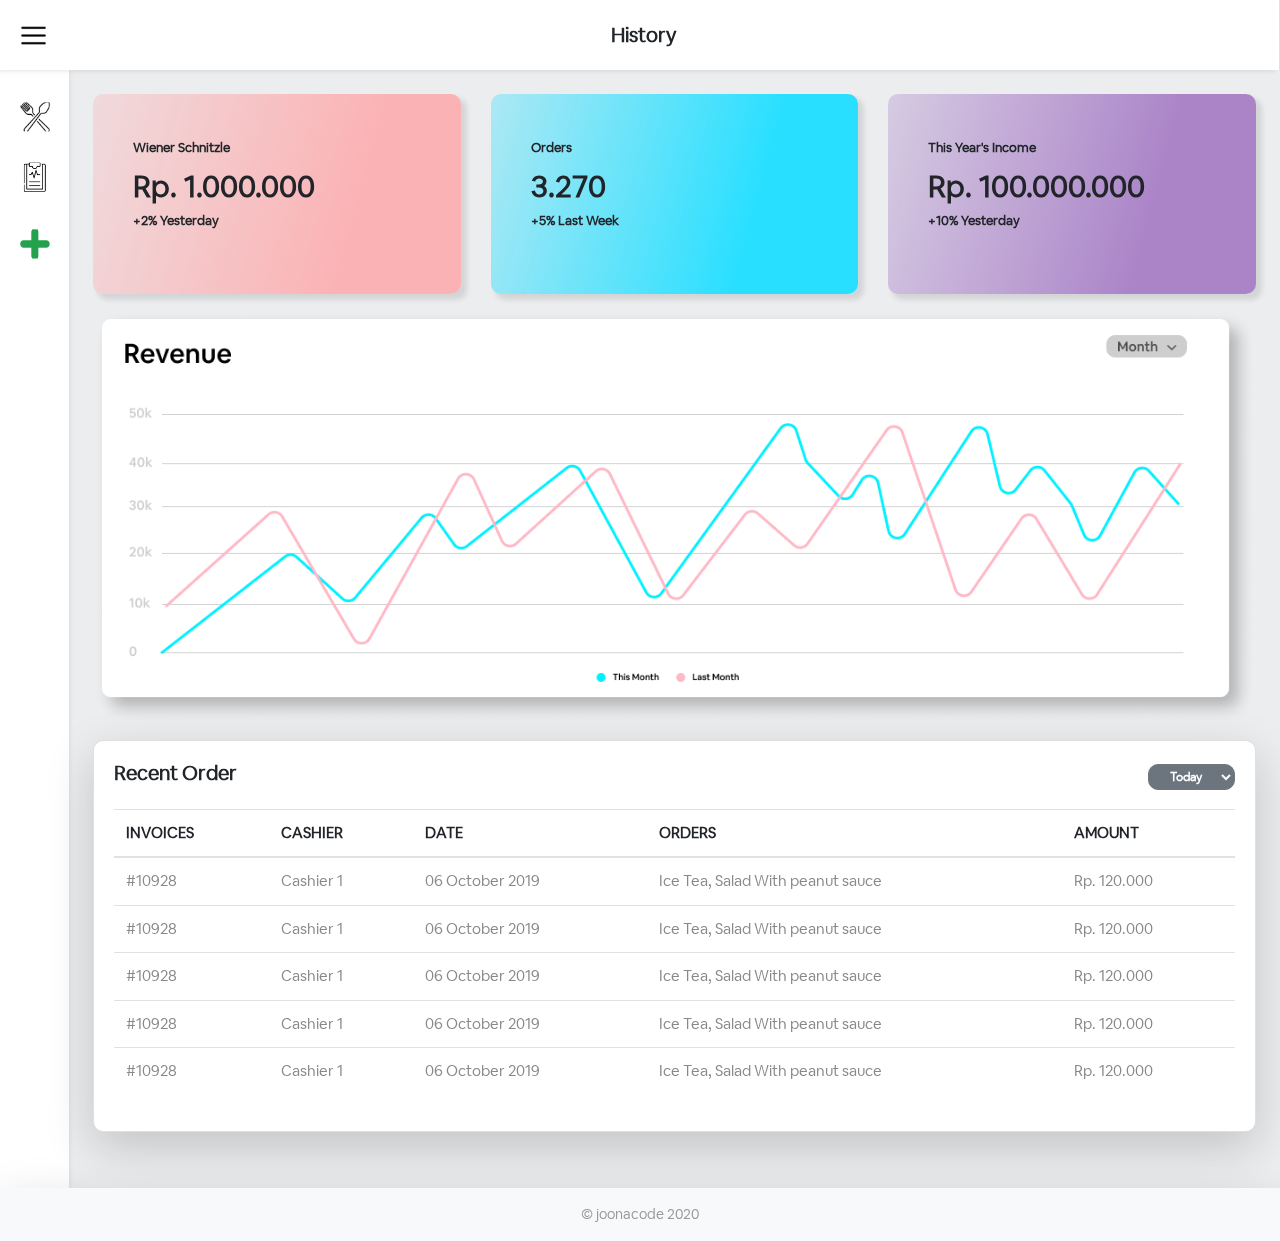
<file: history.html>
<!DOCTYPE html>
<html lang="en">

<head>
    <!-- Required meta tags -->
    <meta charset="utf-8" />
    <meta name="viewport" content="width=device-width, initial-scale=1, shrink-to-fit=no" />
    <link rel="shortcut icon" href="./assets/images/favicon.png" type="image/x-icon">

    <!-- Bootstrap CSS -->
    <link rel="stylesheet" href="./assets/css/bootstrap.min.css" />
    <link rel="stylesheet" href="./assets/css/style.css" />

    <title>SiPOS - History</title>
</head>

<body>
    <main>
        <div class="container-fluid">
            <div class="row">
                <div class="col-md-12 px-0">
                    <div class="navbar-left border-right">
                        <button type="button" class="btn m-0 p-0 hamburger text-decoration-none">
                            <img width="25" height="25" src="./assets/images/menu.png" alt="menu" />
                        </button>
                        <div class="navbar-title">History</div>
                        <span class="text-white">a</span>
                    </div>
                    <div class="content-left history pl-0 pt-4 pr-4 pb-0">
                        <div class="sidebar">
                            <div class="sidebar-sub">
                                <a href="home.html" class="sidebar-item">
                                    <img src="./assets/images/fork.png" alt="food" />
                                </a>
                                <a href="history.html" class="sidebar-item">
                                    <img src="./assets/images/clipboard.png" alt="history" />
                                </a>

                                <button type="button" class="btn sidebar-item" data-toggle="modal"
                                    data-target="#addMenu">
                                    <img src="./assets/images/add.png" alt="add" />
                                </button>
                            </div>
                        </div>

                        <div class="main-left mb-2">
                            <div class="row">
                                <div class="col-lg-4 col-md-6 col-sm-12 mb-3">
                                    <div class="card product">
                                        <div class="card-body card-history bg-1">
                                            <div class="card-history-detail">
                                                <span class="title d-block">
                                                    Wiener Schnitzle
                                                </span>
                                                <span class="price d-block">Rp. 1.000.000</span>
                                                <span class="percent d-block">+2% Yesterday</span>
                                            </div>
                                        </div>
                                    </div>
                                </div>
                                <div class="col-lg-4 col-md-6 col-sm-12 mb-3">
                                    <div class="card product">
                                        <div class="card-body card-history bg-2">
                                            <div class="card-history-detail">
                                                <span class="title d-block">
                                                    Orders
                                                </span>
                                                <span class="price d-block">3.270</span>
                                                <span class="percent d-block">+5% Last Week</span>
                                            </div>
                                        </div>
                                    </div>
                                </div>
                                <div class="col-lg-4 col-md-12 col-sm-12 mb-3">
                                    <div class="card product">
                                        <div class="card-body card-history bg-3">
                                            <div class="card-history-detail">
                                                <span class="title d-block">
                                                    This Year's Income
                                                </span>
                                                <span class="price d-block">Rp. 100.000.000</span>
                                                <span class="percent d-block">+10% Yesterday</span>
                                            </div>
                                        </div>
                                    </div>
                                </div>
                                <div class="col-md-12">
                                    <img class="img-fluid" src="./assets/images/Chart.png" alt="chart" />
                                </div>
                                <div class="col-md-12 mb-5 mt-3">
                                    <div class="card shadow-lg rounded-sm">
                                        <div class="card-body">
                                            <div class="d-flex align-items-center justify-content-between mb-3">
                                                <h5 class="font-weight-bold">
                                                    Recent Order
                                                </h5>
                                                <select name=""
                                                    class="badge badge-secondary rounded-sm outline-focus-none">
                                                    <option value="">Today</option>
                                                    <option value="">Yesterday</option>
                                                </select>
                                            </div>
                                            <div class="table-responsive">
                                                <table class="table table-hover">
                                                    <thead>
                                                        <tr>
                                                            <th scope="col">
                                                                INVOICES
                                                            </th>
                                                            <th scope="col">
                                                                CASHIER
                                                            </th>
                                                            <th scope="col">
                                                                DATE
                                                            </th>
                                                            <th scope="col">
                                                                ORDERS
                                                            </th>
                                                            <th scope="col">
                                                                AMOUNT
                                                            </th>
                                                        </tr>
                                                    </thead>
                                                    <tbody>
                                                        <tr>
                                                            <td>#10928</td>
                                                            <td>
                                                                Cashier 1
                                                            </td>
                                                            <td>
                                                                06 October
                                                                2019
                                                            </td>
                                                            <td>
                                                                Ice Tea,
                                                                Salad With
                                                                peanut sauce
                                                            </td>
                                                            <td>
                                                                Rp. 120.000
                                                            </td>
                                                        </tr>
                                                        <tr>
                                                            <td>#10928</td>
                                                            <td>
                                                                Cashier 1
                                                            </td>
                                                            <td>
                                                                06 October
                                                                2019
                                                            </td>
                                                            <td>
                                                                Ice Tea,
                                                                Salad With
                                                                peanut sauce
                                                            </td>
                                                            <td>
                                                                Rp. 120.000
                                                            </td>
                                                        </tr>
                                                        <tr>
                                                            <td>#10928</td>
                                                            <td>
                                                                Cashier 1
                                                            </td>
                                                            <td>
                                                                06 October
                                                                2019
                                                            </td>
                                                            <td>
                                                                Ice Tea,
                                                                Salad With
                                                                peanut sauce
                                                            </td>
                                                            <td>
                                                                Rp. 120.000
                                                            </td>
                                                        </tr>
                                                        <tr>
                                                            <td>#10928</td>
                                                            <td>
                                                                Cashier 1
                                                            </td>
                                                            <td>
                                                                06 October
                                                                2019
                                                            </td>
                                                            <td>
                                                                Ice Tea,
                                                                Salad With
                                                                peanut sauce
                                                            </td>
                                                            <td>
                                                                Rp. 120.000
                                                            </td>
                                                        </tr>
                                                        <tr>
                                                            <td>#10928</td>
                                                            <td>
                                                                Cashier 1
                                                            </td>
                                                            <td>
                                                                06 October
                                                                2019
                                                            </td>
                                                            <td>
                                                                Ice Tea,
                                                                Salad With
                                                                peanut sauce
                                                            </td>
                                                            <td>
                                                                Rp. 120.000
                                                            </td>
                                                        </tr>
                                                    </tbody>
                                                </table>
                                            </div>
                                        </div>
                                    </div>
                                </div>
                            </div>
                        </div>
                    </div>
                </div>
                <div class="col-md-12 px-0">
                    <footer class="py-3 bg-light shadow-lg">
                        <div class="container-fluid text-center">
                            &copy; JoonaCode 2020
                        </div>
                    </footer>
                </div>
            </div>
        </div>
    </main>

    <!-- Modal Add Menu -->
    <div class="modal fade" id="addMenu" tabindex="-1" role="dialog" aria-labelledby="addMenuLabel" aria-hidden="true">
        <div class="modal-dialog">
            <div class="modal-content rounded-sm">
                <div class="modal-header border-bottom-0">
                    <h5 class="modal-title font-weight-bold" id="addMenuLabel">
                        Add Item
                    </h5>
                    <button type="button" class="close" data-dismiss="modal" aria-label="Close">
                        <span aria-hidden="true">&times;</span>
                    </button>
                </div>
                <div class="modal-body">
                    <form>
                        <div class="form-group row">
                            <label class="col-sm-2 col-form-label">Name</label>
                            <div class="col-sm-10">
                                <input type="text" class="form-control form-shadow" />
                            </div>
                        </div>
                        <div class="form-group row">
                            <label class="col-sm-2 col-form-label">Image</label>
                            <div class="col-sm-10">
                                <input type="file" class="form-control form-shadow" />
                            </div>
                        </div>
                        <div class="form-group row">
                            <label class="col-sm-2 col-form-label">Price</label>
                            <div class="col-sm-10">
                                <input type="number" class="form-control form-shadow" />
                            </div>
                        </div>
                        <div class="form-group row">
                            <label class="col-sm-2 col-form-label">Category</label>
                            <div class="col-sm-10">
                                <select name="category" class="form-control form-shadow">
                                    <option value="" disabled selected>Category</option>
                                    <option value="food">Food</option>
                                    <option value="drink">Drink</option>
                                </select>
                            </div>
                        </div>
                    </form>
                </div>
                <div class="modal-footer border-top-0">
                    <button type="button" class="btn btn-one px-4 rounded-xs" data-dismiss="modal">
                        Cancel
                    </button>
                    <button type="button" class="btn btn-two px-4 rounded-xs">
                        Add
                    </button>
                </div>
            </div>
        </div>
    </div>

    <!-- Optional JavaScript -->
    <!-- jQuery first, then Popper.js, then Bootstrap JS -->
    <script src="https://code.jquery.com/jquery-3.5.1.slim.min.js"
        integrity="sha384-DfXdz2htPH0lsSSs5nCTpuj/zy4C+OGpamoFVy38MVBnE+IbbVYUew+OrCXaRkfj" crossorigin="anonymous">
    </script>
    <script src="https://cdn.jsdelivr.net/npm/popper.js@1.16.0/dist/umd/popper.min.js"
        integrity="sha384-Q6E9RHvbIyZFJoft+2mJbHaEWldlvI9IOYy5n3zV9zzTtmI3UksdQRVvoxMfooAo" crossorigin="anonymous">
    </script>
    <script src="./assets/js/bootstrap.min.js"></script>
    <script src="./assets/js/app.js"></script>
</body>

</html>
</file>
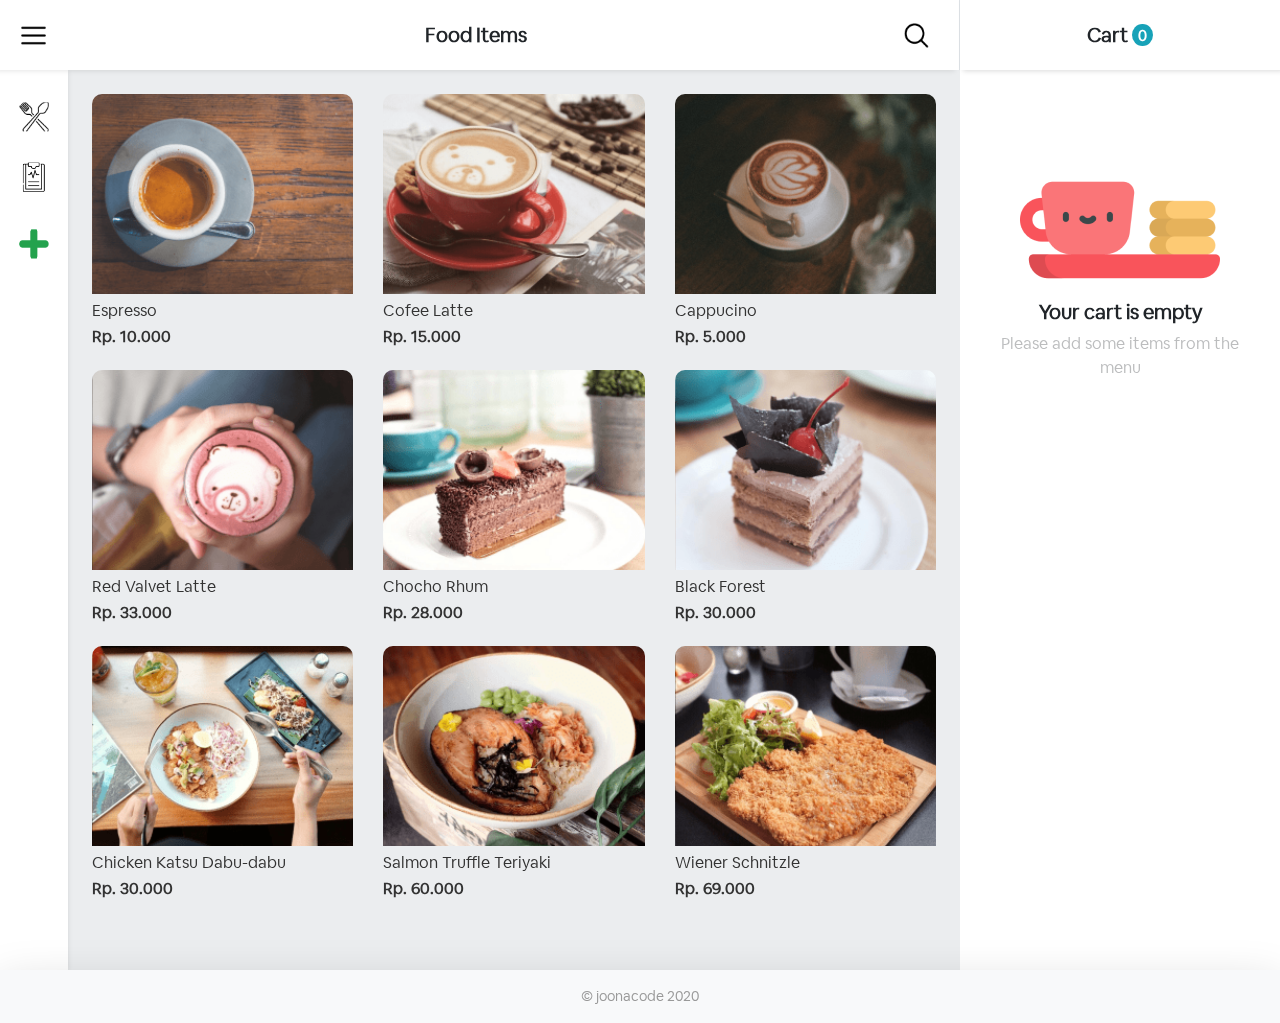
<file: home.html>
<!DOCTYPE html>
<html lang="en">

<head>
    <!-- Required meta tags -->
    <meta charset="utf-8" />
    <meta name="viewport" content="width=device-width, initial-scale=1, shrink-to-fit=no" />
    <link rel="shortcut icon" href="./assets/images/favicon.png" type="image/x-icon">

    <!-- Bootstrap CSS -->
    <link rel="stylesheet" href="./assets/css/bootstrap.min.css" />
    <link rel="stylesheet" href="./assets/css/style.css" />

    <title>SiPOS - Home</title>
</head>

<body>
    <main>
        <div class="container-fluid">
            <div class="row">
                <div class="col-lg-9 col-md-8 col-sm-12 px-0">
                    <div class="navbar-left border-right">
                        <button type="button" class="btn m-0 p-0 hamburger text-decoration-none">
                            <img width="25" height="25" src="./assets/images/menu.png" alt="menu" />
                        </button>
                        <div class="navbar-title">Food Items</div>
                        <div>
                            <button type="button" class="btn py-0 position-relative" data-toggle="modal" data-target="#modalCart" id="modal-cart">
                                <svg width="28" height="28" viewBox="0 0 16 16" class="bi bi-cart" fill="currentColor" xmlns="http://www.w3.org/2000/svg">
                                    <path fill-rule="evenodd" d="M0 1.5A.5.5 0 0 1 .5 1H2a.5.5 0 0 1 .485.379L2.89 3H14.5a.5.5 0 0 1 .491.592l-1.5 8A.5.5 0 0 1 13 12H4a.5.5 0 0 1-.491-.408L2.01 3.607 1.61 2H.5a.5.5 0 0 1-.5-.5zM3.102 4l1.313 7h8.17l1.313-7H3.102zM5 12a2 2 0 1 0 0 4 2 2 0 0 0 0-4zm7 0a2 2 0 1 0 0 4 2 2 0 0 0 0-4zm-7 1a1 1 0 1 0 0 2 1 1 0 0 0 0-2zm7 0a1 1 0 1 0 0 2 1 1 0 0 0 0-2z"/>
                                  </svg>
                                  <span class="badge badge-info rounded-circle cart-ic-res">0</span>
                            </button>
                            <a href="#">
                                <img width="25" height="25" src="./assets/images/search.png" alt="search" />
                            </a>
                            
                        </div>
                    </div>
                    <div class="content-left pl-0 pt-4 pr-4 pb-0">
                        <div class="sidebar">
                            <div class="sidebar-sub">
                            <a href="home.html" class="sidebar-item">
                                <img src="./assets/images/fork.png" alt="food" />
                            </a>
                            <a href="history.html" class="sidebar-item">
                                <img src="./assets/images/clipboard.png" alt="history" />
                            </a>

                            <button type="button" class="btn sidebar-item" data-toggle="modal" data-target="#addMenu">
                                <img src="./assets/images/add.png" alt="add" />

                            </button>
                        </div>
                        </div>
                        <div class="main-left mb-5">
                            <div class="row">
                                <div class="col-lg-4 col-sm-6 mb-3">
                                    <div class="card product">
                                        <a href="list.html" class="action-img">
                                            <div class="product-image"
                                                style="background-image: url('./assets/images/product/product1.png');">
                                                <div class="check-icon"></div>

                                            </div>
                                        </a>
                                        <div class="card-body product-detail">
                                            <a href="#" class="product-title">
                                                Espresso
                                            </a>
                                            <span class="product-price">Rp. 10.000</span>
                                        </div>
                                    </div>
                                </div>
                                <div class="col-lg-4 col-sm-6 mb-3">
                                    <div class="card product">
                                        <a href="#" class="action-img">
                                            <div class="product-image"
                                                style="background-image: url('./assets/images/product/bear.png');">
                                                <div class="check-icon"></div>


                                            </div>
                                        </a>
                                        <div class="card-body product-detail">
                                            <a href="#" class="product-title">
                                                Cofee Latte
                                            </a>
                                            <span class="product-price">Rp. 15.000</span>
                                        </div>
                                    </div>
                                </div>
                                <div class="col-lg-4 col-sm-6 mb-3">
                                    <div class="card product">
                                        <a href="#" class="action-img">
                                            <div class="product-image"
                                                style="background-image: url('./assets/images/product/firdaus-roslan-pN769u0KHNA-unsplash.png');">
                                                <div class="check-icon"></div>

                                            </div>
                                        </a>
                                        <div class="card-body product-detail">
                                            <a href="#" class="product-title">
                                                Cappucino
                                            </a>
                                            <span class="product-price">Rp. 5.000</span>
                                        </div>
                                    </div>
                                </div>
                                <div class="col-lg-4 col-sm-6 mb-3">
                                    <div class="card product">
                                        <a href="#" class="action-img">
                                            <div class="product-image"
                                                style="background-image: url('./assets/images/product/redvelvet.png');">
                                                <div class="check-icon"></div>

                                            </div>
                                        </a>
                                        <div class="card-body product-detail">
                                            <a href="#" class="product-title">
                                                Red Valvet Latte
                                            </a>
                                            <span class="product-price">Rp. 33.000</span>
                                        </div>
                                    </div>
                                </div>
                                <div class="col-lg-4 col-sm-6 mb-3">
                                    <div class="card product">
                                        <a href="#" class="action-img">
                                            <div class="product-image"
                                                style="background-image: url('./assets/images/product/chocorum.png');">
                                                <div class="check-icon"></div>

                                            </div>
                                        </a>
                                        <div class="card-body product-detail">
                                            <a href="#" class="product-title">
                                                Chocho Rhum
                                            </a>
                                            <span class="product-price">Rp. 28.000</span>
                                        </div>
                                    </div>
                                </div>
                                <div class="col-lg-4 col-sm-6 mb-3">
                                    <div class="card product">
                                        <a href="#" class="action-img">
                                            <div class="product-image"
                                                style="background-image: url('./assets/images/product/blackforest.png');">
                                                <div class="check-icon"></div>

                                            </div>
                                        </a>
                                        <div class="card-body product-detail">
                                            <a href="#" class="product-title">
                                                Black Forest
                                            </a>
                                            <span class="product-price">Rp. 30.000</span>
                                        </div>
                                    </div>
                                </div>
                                <div class="col-lg-4 col-sm-6 mb-3">
                                    <div class="card product">
                                        <a href="#" class="action-img">
                                            <div class="product-image"
                                                style="background-image: url('./assets/images/product/chickenkatsu.png');">
                                                <div class="check-icon"></div>

                                            </div>
                                        </a>

                                        <div class="card-body product-detail">
                                            <a href="#" class="product-title">
                                                Chicken Katsu Dabu-dabu
                                            </a>
                                            <span class="product-price">Rp. 30.000</span>
                                        </div>
                                    </div>
                                </div>
                                <div class="col-lg-4 col-sm-6 mb-3">
                                    <div class="card product">
                                        <a href="#" class="action-img">
                                            <div class="product-image"
                                                style="background-image: url('./assets/images/product/salmon.png');">
                                                <div class="check-icon"></div>

                                            </div>
                                        </a>

                                        <div class="card-body product-detail">
                                            <a href="#" class="product-title">
                                                Salmon Truffle Teriyaki
                                            </a>
                                            <span class="product-price">Rp. 60.000</span>
                                        </div>
                                    </div>
                                </div>
                                <div class="col-lg-4 col-sm-6 mb-3">
                                    <div class="card product">
                                        <a href="#" class="action-img">
                                            <div class="product-image"
                                                style="background-image: url('./assets/images/product/wiener.png');">
                                                <div class="check-icon"></div>

                                            </div>
                                        </a>
                                        <div class="card-body product-detail">
                                            <a href="#" class="product-title">
                                                Wiener Schnitzle
                                            </a>
                                            <span class="product-price">Rp. 69.000</span>
                                        </div>
                                    </div>
                                </div>
                                
                            </div>
                        </div>
                    </div>
                    
                </div>
                <div class="col-lg-3 col-md-4 col-sm-12 px-0" id="content-right">
                    <div class="navbar-right">
                        <div class="cart-title">
                            Cart
                            <span class="badge badge-info ml-1 rounded-circle">0</span>
                        </div>
                    </div>
                    <div class="main-cart">
                        <div class="chart-empty">
                            <img src="./assets/images/food-and-restaurant.png" alt="emptycart" />
                            <h5>Your cart is empty</h5>
                            <p>Please add some items from the menu</p>
                        </div>
                    </div>
                </div>
                <div class="col-md-12 px-0">
                    <footer class="py-3 bg-light shadow-lg">
                        <div class="container-fluid text-center">
                            &copy; JoonaCode 2020
                        </div>
                    </footer>
                </div>
                
            </div>
        </div>
    </main>
   

     <!-- Modal Add Menu -->
     <div class="modal fade" id="addMenu" tabindex="-1" role="dialog" aria-labelledby="addMenuLabel" aria-hidden="true">
        <div class="modal-dialog">
            <div class="modal-content p-3 rounded-xs">
                <div class="modal-header border-bottom-0">
                    <h5 class="modal-title font-weight-bold" id="addMenuLabel">
                        Add Item
                    </h5>
                    <button type="button" class="close" data-dismiss="modal" aria-label="Close">
                        <span aria-hidden="true">&times;</span>
                    </button>
                </div>
                <div class="modal-body">
                    <form>
                        <div class="form-group row">
                            <label class="col-sm-2 col-form-label">Name</label>
                            <div class="col-sm-10">
                                <input type="text" class="form-control form-shadow">
                            </div>
                        </div>
                        <div class="form-group row">
                            <label class="col-sm-2 col-form-label">Image</label>
                            <div class="col-sm-10">
                                <input type="file" class="form-control form-shadow">
                            </div>
                        </div>
                        <div class="form-group row">
                            <label class="col-sm-2 col-form-label">Price</label>
                            <div class="col-sm-10">
                                <input type="number" class="form-control form-shadow">
                            </div>
                        </div>
                        <div class="form-group row">
                            <label class="col-sm-2 col-form-label">Category</label>
                            <div class="col-sm-10">
                                <select name="category" class="form-control form-shadow">
                                    <option value="" disabled selected>Category</option>
                                    <option value="food">Food</option>
                                    <option value="drink">Drink</option>
                                </select>
                            </div>
                        </div>
                    </form>
                </div>
                <div class="modal-footer border-top-0">
                    <button type="button" class="btn btn-one px-4 rounded-xs" data-dismiss="modal">
                        Cancel
                    </button>
                    <button type="button" class="btn btn-two px-4 rounded-xs">
                        Add
                    </button>
                </div>
            </div>
        </div>
    </div>

      <!-- Modal Cart Mobile -->
      <div class="modal fade pr-0" id="modalCart" tabindex="-1" role="dialog" aria-labelledby="modalCartLabel"
      aria-hidden="true">
      <div class="modal-dialog modal-full">
          <div class="modal-content p-3 border-0 rounded-0">
              <div class="modal-header">
                  <h5 class="modal-title font-weight-bold">Checkout</h5>
                  <button type="button" class="close" data-dismiss="modal" aria-label="Close">
                    <span aria-hidden="true">&times;</span>
                  </button>
                </div>

              <div class="modal-body">
                <div class="main-cart">
                    <div class="chart-empty mb-5 pb-5">
                        <img src="./assets/images/food-and-restaurant.png" alt="emptycart" />
                        <h5>Your cart is empty</h5>
                        <p>Please add some items from the menu</p>
                    </div>
                </div>
              </div>
          </div>
      </div>
  </div>

    <!-- Optional JavaScript -->
    <!-- jQuery first, then Popper.js, then Bootstrap JS -->
    <script src="https://code.jquery.com/jquery-3.5.1.slim.min.js"
        integrity="sha384-DfXdz2htPH0lsSSs5nCTpuj/zy4C+OGpamoFVy38MVBnE+IbbVYUew+OrCXaRkfj" crossorigin="anonymous">
    </script>
    <script src="https://cdn.jsdelivr.net/npm/popper.js@1.16.0/dist/umd/popper.min.js"
        integrity="sha384-Q6E9RHvbIyZFJoft+2mJbHaEWldlvI9IOYy5n3zV9zzTtmI3UksdQRVvoxMfooAo" crossorigin="anonymous">
    </script>
    <script src="./assets/js/bootstrap.min.js"></script>
    <script src="./assets/js/app.js"></script>
</body>

</html>
</file>
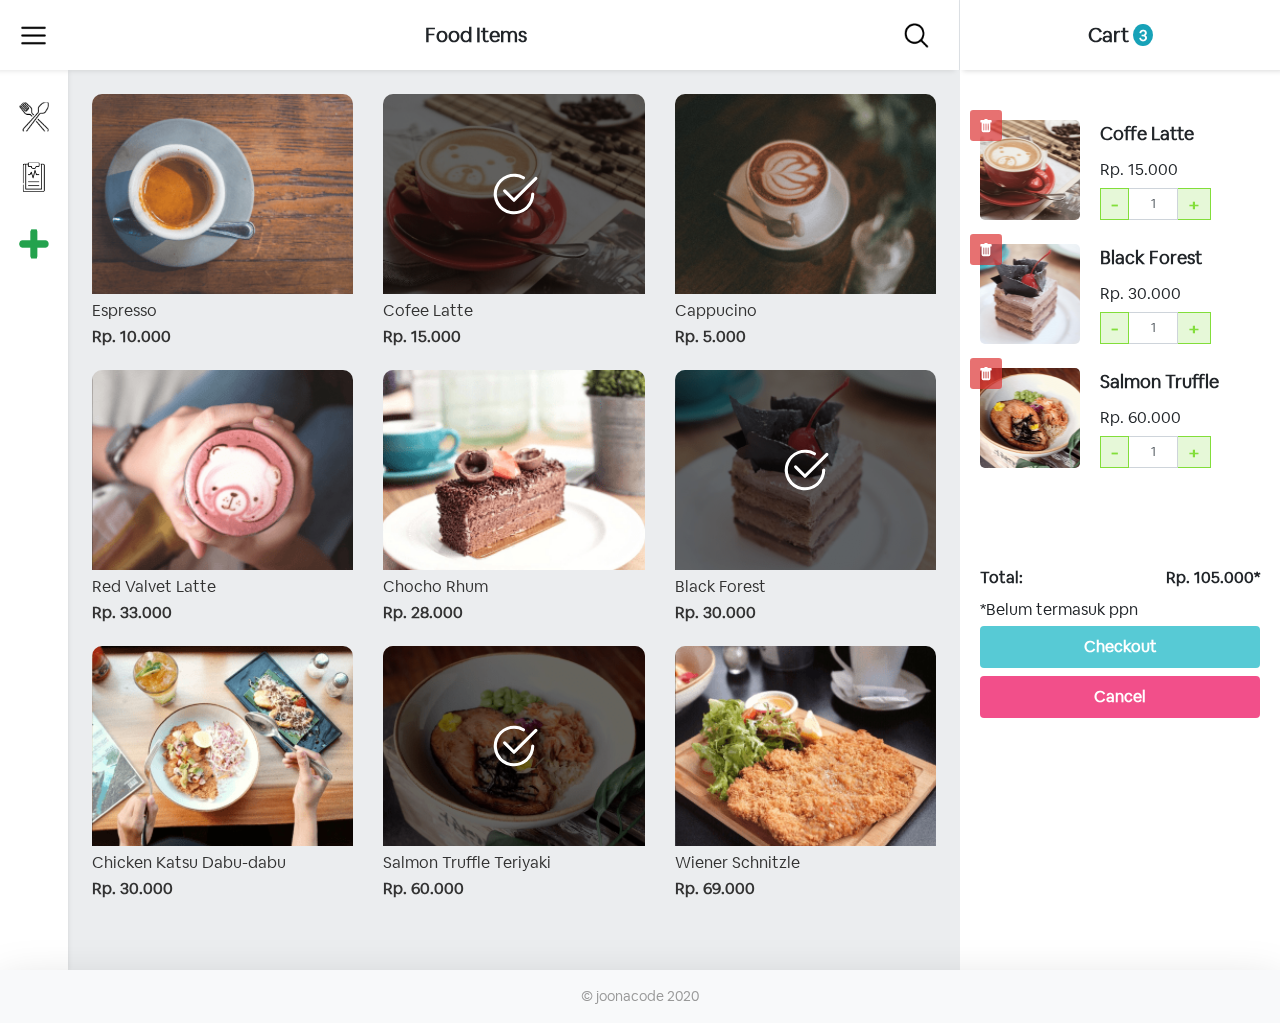
<file: list.html>
<!DOCTYPE html>
<html lang="en">

<head>
    <!-- Required meta tags -->
    <meta charset="utf-8" />
    <meta name="viewport" content="width=device-width, initial-scale=1, shrink-to-fit=no" />
    <link rel="shortcut icon" href="./assets/images/favicon.png" type="image/x-icon">

    <!-- Bootstrap CSS -->
    <link rel="stylesheet" href="./assets/css/bootstrap.min.css" />
    <link rel="stylesheet" href="./assets/css/style.css" />

    <title>SiPOS - Home</title>
</head>

<body>
    <main>
        <div class="container-fluid">
            <div class="row">
                <!-- Navbar Left -->
                <div class="col-lg-9 col-md-8 col-sm-12 px-0">
                    <div class="navbar-left border-right">
                        <button type="button" class="btn m-0 p-0 hamburger text-decoration-none">
                            <img width="25" height="25" src="./assets/images/menu.png" alt="menu" />
                        </button>
                        <div class="navbar-title">Food Items</div>
                        <div>
                            <button type="button" class="btn py-0 position-relative" data-toggle="modal"
                                data-target="#modalCart" id="modal-cart">
                                <svg width="28" height="28" viewBox="0 0 16 16" class="bi bi-cart" fill="currentColor"
                                    xmlns="http://www.w3.org/2000/svg">
                                    <path fill-rule="evenodd"
                                        d="M0 1.5A.5.5 0 0 1 .5 1H2a.5.5 0 0 1 .485.379L2.89 3H14.5a.5.5 0 0 1 .491.592l-1.5 8A.5.5 0 0 1 13 12H4a.5.5 0 0 1-.491-.408L2.01 3.607 1.61 2H.5a.5.5 0 0 1-.5-.5zM3.102 4l1.313 7h8.17l1.313-7H3.102zM5 12a2 2 0 1 0 0 4 2 2 0 0 0 0-4zm7 0a2 2 0 1 0 0 4 2 2 0 0 0 0-4zm-7 1a1 1 0 1 0 0 2 1 1 0 0 0 0-2zm7 0a1 1 0 1 0 0 2 1 1 0 0 0 0-2z" />
                                </svg>
                                <span class="badge badge-info rounded-circle cart-ic-res">3</span>
                            </button>
                            <a href="#">
                                <img width="25" height="25" src="./assets/images/search.png" alt="search" />
                            </a>
                        </div>
                    </div>
                    <!-- Content Left -->
                    <div class="content-left pl-0 pt-4 pr-4 pb-0">
                        <div class="sidebar">
                            <div class="sidebar-sub">
                                <a href="home.html" class="sidebar-item">
                                    <img src="./assets/images/fork.png" alt="food" />
                                </a>
                                <a href="history.html" class="sidebar-item">
                                    <img src="./assets/images/clipboard.png" alt="history" />
                                </a>

                                <button type="button" class="btn sidebar-item" data-toggle="modal"
                                    data-target="#addMenu">
                                    <img src="./assets/images/add.png" alt="add" />
                                </button>
                            </div>
                        </div>
                        <div class="main-left mb-5">
                            <div class="row">
                                <div class="col-lg-4 col-sm-6 mb-3">
                                    <div class="card product">
                                        <a href="#" class="action-img">
                                            <div class="product-image" style="
                                                        background-image: url('./assets/images/product/product1.png');
                                                    ">
                                                 <div class="check-icon">
                                                    <svg width="50" height="50" viewBox="0 0 16 16" class="bi text-white bi-check2-circle" fill="currentColor" xmlns="http://www.w3.org/2000/svg">
                                                        <path fill-rule="evenodd" d="M15.354 2.646a.5.5 0 0 1 0 .708l-7 7a.5.5 0 0 1-.708 0l-3-3a.5.5 0 1 1 .708-.708L8 9.293l6.646-6.647a.5.5 0 0 1 .708 0z"/>
                                                        <path fill-rule="evenodd" d="M8 2.5A5.5 5.5 0 1 0 13.5 8a.5.5 0 0 1 1 0 6.5 6.5 0 1 1-3.25-5.63.5.5 0 1 1-.5.865A5.472 5.472 0 0 0 8 2.5z"/>
                                                      </svg>
                                                </div>
                                            </div>
                                        </a>
                                        <div class="card-body product-detail">
                                            <a href="#" class="product-title">
                                                Espresso
                                            </a>
                                            <span class="product-price">Rp. 10.000</span>
                                        </div>
                                    </div>
                                </div>
                                <div class="col-lg-4 col-sm-6 mb-3">
                                    <div class="card product">
                                        <a href="#" class="action-img">
                                            <div class="product-image active" style="
                                                        background-image: url('./assets/images/product/bear.png');
                                                    ">
                                                <div class="check-icon">
                                                    <svg width="50" height="50" viewBox="0 0 16 16" class="bi text-white bi-check2-circle" fill="currentColor" xmlns="http://www.w3.org/2000/svg">
                                                        <path fill-rule="evenodd" d="M15.354 2.646a.5.5 0 0 1 0 .708l-7 7a.5.5 0 0 1-.708 0l-3-3a.5.5 0 1 1 .708-.708L8 9.293l6.646-6.647a.5.5 0 0 1 .708 0z"/>
                                                        <path fill-rule="evenodd" d="M8 2.5A5.5 5.5 0 1 0 13.5 8a.5.5 0 0 1 1 0 6.5 6.5 0 1 1-3.25-5.63.5.5 0 1 1-.5.865A5.472 5.472 0 0 0 8 2.5z"/>
                                                      </svg>
                                                </div>
                                            </div>
                                        </a>
                                        <div class="card-body product-detail">
                                            <a href="#" class="product-title">
                                                Cofee Latte
                                            </a>
                                            <span class="product-price">Rp. 15.000</span>
                                        </div>
                                    </div>
                                </div>
                                <div class="col-lg-4 col-sm-6 mb-3">
                                    <div class="card product">
                                        <a href="#" class="action-img">
                                            <div class="product-image" style="
                                                        background-image: url('./assets/images/product/firdaus-roslan-pN769u0KHNA-unsplash.png');
                                                    ">
                                                 <div class="check-icon">
                                                    <svg width="50" height="50" viewBox="0 0 16 16" class="bi text-white bi-check2-circle" fill="currentColor" xmlns="http://www.w3.org/2000/svg">
                                                        <path fill-rule="evenodd" d="M15.354 2.646a.5.5 0 0 1 0 .708l-7 7a.5.5 0 0 1-.708 0l-3-3a.5.5 0 1 1 .708-.708L8 9.293l6.646-6.647a.5.5 0 0 1 .708 0z"/>
                                                        <path fill-rule="evenodd" d="M8 2.5A5.5 5.5 0 1 0 13.5 8a.5.5 0 0 1 1 0 6.5 6.5 0 1 1-3.25-5.63.5.5 0 1 1-.5.865A5.472 5.472 0 0 0 8 2.5z"/>
                                                      </svg>
                                                </div>
                                            </div>
                                        </a>
                                        <div class="card-body product-detail">
                                            <a href="#" class="product-title">
                                                Cappucino
                                            </a>
                                            <span class="product-price">Rp. 5.000</span>
                                        </div>
                                    </div>
                                </div>
                                <div class="col-lg-4 col-sm-6 mb-3">
                                    <div class="card product">
                                        <a href="#" class="action-img">
                                            <div class="product-image" style="
                                                        background-image: url('./assets/images/product/redvelvet.png');
                                                    ">
                                                 <div class="check-icon">
                                                    <svg width="50" height="50" viewBox="0 0 16 16" class="bi text-white bi-check2-circle" fill="currentColor" xmlns="http://www.w3.org/2000/svg">
                                                        <path fill-rule="evenodd" d="M15.354 2.646a.5.5 0 0 1 0 .708l-7 7a.5.5 0 0 1-.708 0l-3-3a.5.5 0 1 1 .708-.708L8 9.293l6.646-6.647a.5.5 0 0 1 .708 0z"/>
                                                        <path fill-rule="evenodd" d="M8 2.5A5.5 5.5 0 1 0 13.5 8a.5.5 0 0 1 1 0 6.5 6.5 0 1 1-3.25-5.63.5.5 0 1 1-.5.865A5.472 5.472 0 0 0 8 2.5z"/>
                                                      </svg>
                                                </div>
                                            </div>
                                        </a>
                                        <div class="card-body product-detail">
                                            <a href="#" class="product-title">
                                                Red Valvet Latte
                                            </a>
                                            <span class="product-price">Rp. 33.000</span>
                                        </div>
                                    </div>
                                </div>
                                <div class="col-lg-4 col-sm-6 mb-3">
                                    <div class="card product">
                                        <a href="#" class="action-img">
                                            <div class="product-image" style="
                                                        background-image: url('./assets/images/product/chocorum.png');
                                                    ">
                                                 <div class="check-icon">
                                                    <svg width="50" height="50" viewBox="0 0 16 16" class="bi text-white bi-check2-circle" fill="currentColor" xmlns="http://www.w3.org/2000/svg">
                                                        <path fill-rule="evenodd" d="M15.354 2.646a.5.5 0 0 1 0 .708l-7 7a.5.5 0 0 1-.708 0l-3-3a.5.5 0 1 1 .708-.708L8 9.293l6.646-6.647a.5.5 0 0 1 .708 0z"/>
                                                        <path fill-rule="evenodd" d="M8 2.5A5.5 5.5 0 1 0 13.5 8a.5.5 0 0 1 1 0 6.5 6.5 0 1 1-3.25-5.63.5.5 0 1 1-.5.865A5.472 5.472 0 0 0 8 2.5z"/>
                                                      </svg>
                                                </div>
                                            </div>
                                        </a>
                                        <div class="card-body product-detail">
                                            <a href="#" class="product-title">
                                                Chocho Rhum
                                            </a>
                                            <span class="product-price">Rp. 28.000</span>
                                        </div>
                                    </div>
                                </div>
                                <div class="col-lg-4 col-sm-6 mb-3">
                                    <div class="card product">
                                        <a href="#" class="action-img">
                                            <div class="product-image active" style="
                                                        background-image: url('./assets/images/product/blackforest.png');
                                                    ">
                                                 <div class="check-icon">
                                                    <svg width="50" height="50" viewBox="0 0 16 16" class="bi text-white bi-check2-circle" fill="currentColor" xmlns="http://www.w3.org/2000/svg">
                                                        <path fill-rule="evenodd" d="M15.354 2.646a.5.5 0 0 1 0 .708l-7 7a.5.5 0 0 1-.708 0l-3-3a.5.5 0 1 1 .708-.708L8 9.293l6.646-6.647a.5.5 0 0 1 .708 0z"/>
                                                        <path fill-rule="evenodd" d="M8 2.5A5.5 5.5 0 1 0 13.5 8a.5.5 0 0 1 1 0 6.5 6.5 0 1 1-3.25-5.63.5.5 0 1 1-.5.865A5.472 5.472 0 0 0 8 2.5z"/>
                                                      </svg>
                                                </div>
                                            </div>
                                        </a>
                                        <div class="card-body product-detail">
                                            <a href="#" class="product-title">
                                                Black Forest
                                            </a>
                                            <span class="product-price">Rp. 30.000</span>
                                        </div>
                                    </div>
                                </div>
                                <div class="col-lg-4 col-sm-6 mb-3">
                                    <div class="card product">
                                        <a href="#" class="action-img">
                                            <div class="product-image" style="
                                                        background-image: url('./assets/images/product/chickenkatsu.png');
                                                    ">
                                                 <div class="check-icon">
                                                    <svg width="50" height="50" viewBox="0 0 16 16" class="bi text-white bi-check2-circle" fill="currentColor" xmlns="http://www.w3.org/2000/svg">
                                                        <path fill-rule="evenodd" d="M15.354 2.646a.5.5 0 0 1 0 .708l-7 7a.5.5 0 0 1-.708 0l-3-3a.5.5 0 1 1 .708-.708L8 9.293l6.646-6.647a.5.5 0 0 1 .708 0z"/>
                                                        <path fill-rule="evenodd" d="M8 2.5A5.5 5.5 0 1 0 13.5 8a.5.5 0 0 1 1 0 6.5 6.5 0 1 1-3.25-5.63.5.5 0 1 1-.5.865A5.472 5.472 0 0 0 8 2.5z"/>
                                                      </svg>
                                                </div>
                                            </div>
                                        </a>

                                        <div class="card-body product-detail">
                                            <a href="#" class="product-title">
                                                Chicken Katsu Dabu-dabu
                                            </a>
                                            <span class="product-price">Rp. 30.000</span>
                                        </div>
                                    </div>
                                </div>
                                <div class="col-lg-4 col-sm-6 mb-3">
                                    <div class="card product">
                                        <a href="#" class="action-img">
                                            <div class="product-image active" style="
                                                        background-image: url('./assets/images/product/salmon.png');
                                                    ">
                                                 <div class="check-icon">
                                                    <svg width="50" height="50" viewBox="0 0 16 16" class="bi text-white bi-check2-circle" fill="currentColor" xmlns="http://www.w3.org/2000/svg">
                                                        <path fill-rule="evenodd" d="M15.354 2.646a.5.5 0 0 1 0 .708l-7 7a.5.5 0 0 1-.708 0l-3-3a.5.5 0 1 1 .708-.708L8 9.293l6.646-6.647a.5.5 0 0 1 .708 0z"/>
                                                        <path fill-rule="evenodd" d="M8 2.5A5.5 5.5 0 1 0 13.5 8a.5.5 0 0 1 1 0 6.5 6.5 0 1 1-3.25-5.63.5.5 0 1 1-.5.865A5.472 5.472 0 0 0 8 2.5z"/>
                                                      </svg>
                                                </div>
                                            </div>
                                        </a>

                                        <div class="card-body product-detail">
                                            <a href="#" class="product-title">
                                                Salmon Truffle Teriyaki
                                            </a>
                                            <span class="product-price">Rp. 60.000</span>
                                        </div>
                                    </div>
                                </div>
                                <div class="col-lg-4 col-sm-6 mb-3">
                                    <div class="card product">
                                        <a href="#" class="action-img">
                                            <div class="product-image" style="
                                                        background-image: url('./assets/images/product/wiener.png');
                                                    ">
                                                 <div class="check-icon">
                                                    <svg width="50" height="50" viewBox="0 0 16 16" class="bi text-white bi-check2-circle" fill="currentColor" xmlns="http://www.w3.org/2000/svg">
                                                        <path fill-rule="evenodd" d="M15.354 2.646a.5.5 0 0 1 0 .708l-7 7a.5.5 0 0 1-.708 0l-3-3a.5.5 0 1 1 .708-.708L8 9.293l6.646-6.647a.5.5 0 0 1 .708 0z"/>
                                                        <path fill-rule="evenodd" d="M8 2.5A5.5 5.5 0 1 0 13.5 8a.5.5 0 0 1 1 0 6.5 6.5 0 1 1-3.25-5.63.5.5 0 1 1-.5.865A5.472 5.472 0 0 0 8 2.5z"/>
                                                      </svg>
                                                </div>
                                            </div>
                                        </a>
                                        <div class="card-body product-detail">
                                            <a href="#" class="product-title">
                                                Wiener Schnitzle
                                            </a>
                                            <span class="product-price">Rp. 69.000</span>
                                        </div>
                                    </div>
                                </div>
                            </div>
                        </div>
                    </div>
                </div>
                <!-- Navbar right -->
                <div class="col-lg-3 col-md-4 col-sm-12 px-0" id="content-right">
                    <div class="navbar-right">
                        <div class="cart-title">
                            Cart
                            <span class="badge badge-info ml-1 rounded-circle">3</span>
                        </div>
                    </div>
                    <div class="main-cart">
                        <div class="list-chart">
                            <div class="chart-product mb-4">
                                <div class="position-relative">
                                    <div class="img-list-chart" style="
                                                background-image: url('./assets/images/product/bear.png');
                                            "></div>
                                    <button class="btn btn-sm delete-chart">
                                        <svg width="1em" height="1em" viewBox="0 0 16 16" class="bi bi-trash-fill"
                                            fill="currentColor" xmlns="http://www.w3.org/2000/svg">
                                            <path fill-rule="evenodd"
                                                d="M2.5 1a1 1 0 0 0-1 1v1a1 1 0 0 0 1 1H3v9a2 2 0 0 0 2 2h6a2 2 0 0 0 2-2V4h.5a1 1 0 0 0 1-1V2a1 1 0 0 0-1-1H10a1 1 0 0 0-1-1H7a1 1 0 0 0-1 1H2.5zm3 4a.5.5 0 0 1 .5.5v7a.5.5 0 0 1-1 0v-7a.5.5 0 0 1 .5-.5zM8 5a.5.5 0 0 1 .5.5v7a.5.5 0 0 1-1 0v-7A.5.5 0 0 1 8 5zm3 .5a.5.5 0 0 0-1 0v7a.5.5 0 0 0 1 0v-7z" />
                                        </svg>
                                    </button>
                                </div>
                                <div class="name-input">
                                    <span class="chart-title-product">Coffe Latte</span>
                                    Rp. 15.000

                                    <div class="input-group">
                                        <div class="input-group-prepend">
                                            <button class="btn btn-success-custom rounded-0 min-btn" type="button">
                                                -
                                            </button>
                                        </div>
                                        <input type="text" value="1" min="1"
                                            class="form-control total-ord custom-chart-input" placeholder=""
                                            aria-label="Example text with button addon"
                                            aria-describedby="button-addon1" />
                                        <button class="btn ml-min btn-success-custom rounded-0 add-btn" type="button">
                                            +

                                        </button>
                                    </div>
                                </div>
                            </div>
                            <div class="chart-product mb-4">
                                <div class="position-relative">
                                    <div class="img-list-chart" style="
                                                background-image: url('./assets/images/product/blackforest.png');
                                            "></div>
                                    <button class="btn btn-sm delete-chart">
                                        <svg width="1em" height="1em" viewBox="0 0 16 16" class="bi bi-trash-fill"
                                            fill="currentColor" xmlns="http://www.w3.org/2000/svg">
                                            <path fill-rule="evenodd"
                                                d="M2.5 1a1 1 0 0 0-1 1v1a1 1 0 0 0 1 1H3v9a2 2 0 0 0 2 2h6a2 2 0 0 0 2-2V4h.5a1 1 0 0 0 1-1V2a1 1 0 0 0-1-1H10a1 1 0 0 0-1-1H7a1 1 0 0 0-1 1H2.5zm3 4a.5.5 0 0 1 .5.5v7a.5.5 0 0 1-1 0v-7a.5.5 0 0 1 .5-.5zM8 5a.5.5 0 0 1 .5.5v7a.5.5 0 0 1-1 0v-7A.5.5 0 0 1 8 5zm3 .5a.5.5 0 0 0-1 0v7a.5.5 0 0 0 1 0v-7z" />
                                        </svg>
                                    </button>
                                </div>
                                <div class="name-input">
                                    <span class="chart-title-product">Black Forest</span>
                                    Rp. 30.000

                                    <div class="input-group">
                                        <div class="input-group-prepend">
                                            <button class="btn btn-success-custom rounded-0 min-btn" type="button">
                                                -
                                            </button>
                                        </div>
                                        <input type="text" value="1" min="1"
                                            class="form-control total-ord custom-chart-input" placeholder=""
                                            aria-label="Example text with button addon"
                                            aria-describedby="button-addon1" />
                                        <button class="btn ml-min btn-success-custom rounded-0 add-btn" type="button">
                                            +

                                        </button>
                                    </div>
                                </div>
                            </div>
                            <div class="chart-product mb-4">
                                <div class="position-relative">
                                    <div class="img-list-chart" style="
                                                background-image: url('./assets/images/product/salmon.png');
                                            "></div>

                                    <button class="btn btn-sm delete-chart">
                                        <svg width="1em" height="1em" viewBox="0 0 16 16" class="bi bi-trash-fill"
                                            fill="currentColor" xmlns="http://www.w3.org/2000/svg">
                                            <path fill-rule="evenodd"
                                                d="M2.5 1a1 1 0 0 0-1 1v1a1 1 0 0 0 1 1H3v9a2 2 0 0 0 2 2h6a2 2 0 0 0 2-2V4h.5a1 1 0 0 0 1-1V2a1 1 0 0 0-1-1H10a1 1 0 0 0-1-1H7a1 1 0 0 0-1 1H2.5zm3 4a.5.5 0 0 1 .5.5v7a.5.5 0 0 1-1 0v-7a.5.5 0 0 1 .5-.5zM8 5a.5.5 0 0 1 .5.5v7a.5.5 0 0 1-1 0v-7A.5.5 0 0 1 8 5zm3 .5a.5.5 0 0 0-1 0v7a.5.5 0 0 0 1 0v-7z" />
                                        </svg>
                                    </button>
                                </div>
                                <div class="name-input">
                                    <span class="chart-title-product">Salmon Truffle</span>
                                    Rp. 60.000

                                    <div class="input-group">
                                        <div class="input-group-prepend">
                                            <button class="btn btn-success-custom rounded-0 min-btn" type="button">
                                                -
                                            </button>
                                        </div>
                                        <input type="text" value="1" min="1"
                                            class="form-control total-ord custom-chart-input" placeholder=""
                                            aria-label="Example text with button addon"
                                            aria-describedby="button-addon1" />
                                        <button class="btn ml-min btn-success-custom rounded-0 add-btn" type="button">
                                            +

                                        </button>
                                    </div>
                                </div>
                            </div>
                            
                        </div>
                        <div class="checkout py-5">
                            <div class="d-flex font-weight-bold justify-content-between">
                                <span>Total: </span>
                                <span>Rp. 105.000*</span>
                            </div>
                            <p class="mt-2 mb-1">*Belum termasuk ppn</p>
                            <button class="btn btn-two font-weight-bold py-2 mb-2 btn-block" data-toggle="modal"
                                data-target="#modalCheckout">
                                Checkout
                            </button>
                            <a href="home.html" class="btn btn-one font-weight-bold py-2 btn-block">Cancel</a>
                        </div>
                    </div>
                </div>
                <!-- Footer -->
                <div class="col-md-12 px-0">
                    <footer class="py-3 bg-light shadow-lg">
                        <div class="container-fluid text-center">
                            &copy; JoonaCode 2020
                        </div>
                    </footer>
                </div>
            </div>
        </div>
    </main>

    <!-- Modal Add Menu -->
    <div class="modal fade" id="addMenu" tabindex="-1" role="dialog" aria-labelledby="addMenuLabel" aria-hidden="true">
        <div class="modal-dialog">
            <div class="modal-content p-3 rounded-xs">
                <div class="modal-header border-bottom-0">
                    <h5 class="modal-title font-weight-bold" id="addMenuLabel">
                        Add Item
                    </h5>
                    <button type="button" class="close" data-dismiss="modal" aria-label="Close">
                        <span aria-hidden="true">&times;</span>
                    </button>
                </div>
                <div class="modal-body">
                    <form>
                        <div class="form-group row">
                            <label class="col-sm-2 col-form-label">Name</label>
                            <div class="col-sm-10">
                                <input type="text" class="form-control form-shadow" />
                            </div>
                        </div>
                        <div class="form-group row">
                            <label class="col-sm-2 col-form-label">Image</label>
                            <div class="col-sm-10">
                                <input type="file" class="form-control form-shadow" />
                            </div>
                        </div>
                        <div class="form-group row">
                            <label class="col-sm-2 col-form-label">Price</label>
                            <div class="col-sm-10">
                                <input type="number" class="form-control form-shadow" />
                            </div>
                        </div>
                        <div class="form-group row">
                            <label class="col-sm-2 col-form-label">Category</label>
                            <div class="col-sm-10">
                                <select name="category" class="form-control form-shadow">
                                    <option value="" disabled selected>Category</option>
                                    <option value="food">Food</option>
                                    <option value="drink">Drink</option>
                                </select>
                            </div>
                        </div>
                    </form>
                </div>
                <div class="modal-footer border-top-0">
                    <button type="button" class="btn btn-one px-4 rounded-xs" data-dismiss="modal">
                        Cancel
                    </button>
                    <button type="button" class="btn btn-two px-4 rounded-xs">
                        Add
                    </button>
                </div>
            </div>
        </div>
    </div>

    <!-- Modal Checkout -->
    <div class="modal fade" id="modalCheckout" tabindex="-1" role="dialog" aria-labelledby="modalCheckoutLabel"
        aria-hidden="true">
        <div class="modal-dialog">
            <div class="modal-content p-3 rounded-xs">
                <div class="modal-header border-bottom-0 pb-0">
                    <h5 class="modal-title font-weight-bold" id="addMenuLabel">
                        Checkout
                    </h5>
                    <span class="font-weight-bold">Receipt no: #010410919</span>
                </div>

                <div class="modal-body pt-2">
                    <small class="mb-5 d-inline-block">Cashier: Pevita Pearce</small>
                    <div class="print-list">
                        <div class="prod">
                            <span>Coffe Latte 1x</span>
                            <span>Rp. 15.000</span>
                        </div>
                        <div class="prod">
                            <span>Black Forest 1x</span>
                            <span>Rp. 30.000</span>
                        </div>
                        <div class="prod">
                            <span>Salmon Truffle Teriyaki 1x</span>
                            <span>Rp. 60.000</span>
                        </div>
                        <div class="prod">
                            <span>PPN 10%</span>
                            <span>Rp. 10.500</span>
                        </div>
                        <div class="float-right font-weight-bold font-15">
                            Total: Rp. 115.500
                        </div>
                        <div class="clearfix"></div>
                        <p class="font-weight-bold font-15">
                            Payment: Cash
                        </p>
                    </div>
                </div>
                <div class="modal-footer d-block border-top-0">
                    <button type="button" class="btn btn-one px-4 font-weight-bold rounded-xs btn-block"
                        data-dismiss="modal">
                        Print
                    </button>
                    <p class="text-center">Or</p>
                    <button type="button" class="btn font-weight-bold btn-block btn-two px-4 rounded-xs">
                        Send Email
                    </button>
                </div>
            </div>
        </div>
    </div>

    <!-- Modal Cart Mobile -->
    <div class="modal fade pr-0" id="modalCart" tabindex="-1" role="dialog" aria-labelledby="modalCartLabel"
        aria-hidden="true">
        <div class="modal-dialog modal-full">
            <div class="modal-content p-3 border-0 rounded-0">
                <div class="modal-header">
                    <h5 class="modal-title font-weight-bold">Checkout</h5>
                    <button type="button" class="close" data-dismiss="modal" aria-label="Close">
                        <span aria-hidden="true">&times;</span>
                    </button>
                </div>

                <div class="modal-body">
                    <div class="main-cart">
                        <div class="my-4">
                            <div class="chart-product mb-4">
                                <div class="position-relative">
                                    <div class="img-list-chart" style="
                                                background-image: url('./assets/images/product/bear.png');
                                            "></div>
                                    <button class="btn btn-sm delete-chart">
                                        <svg width="1em" height="1em" viewBox="0 0 16 16" class="bi bi-trash-fill"
                                            fill="currentColor" xmlns="http://www.w3.org/2000/svg">
                                            <path fill-rule="evenodd"
                                                d="M2.5 1a1 1 0 0 0-1 1v1a1 1 0 0 0 1 1H3v9a2 2 0 0 0 2 2h6a2 2 0 0 0 2-2V4h.5a1 1 0 0 0 1-1V2a1 1 0 0 0-1-1H10a1 1 0 0 0-1-1H7a1 1 0 0 0-1 1H2.5zm3 4a.5.5 0 0 1 .5.5v7a.5.5 0 0 1-1 0v-7a.5.5 0 0 1 .5-.5zM8 5a.5.5 0 0 1 .5.5v7a.5.5 0 0 1-1 0v-7A.5.5 0 0 1 8 5zm3 .5a.5.5 0 0 0-1 0v7a.5.5 0 0 0 1 0v-7z" />
                                        </svg>
                                    </button>
                                </div>
                                <div class="name-input">
                                    <span class="chart-title-product">Coffe Latte</span>
                                    Rp. 15.000

                                    <div class="input-group">
                                        <div class="input-group-prepend">
                                            <button class="btn btn-success-custom min-btn rounded-0" type="button">
                                                -
                                            </button>
                                        </div>
                                        <input type="text" value="1" min="1" class="form-control total-ord custom-chart-input"
                                            placeholder="" aria-label="Example text with button addon"
                                            aria-describedby="button-addon1" />
                                        <button class="btn ml-min btn-success-custom add-btn rounded-0" type="button">
                                            +
                                        </button>
                                    </div>
                                </div>
                            </div>
                            <div class="chart-product mb-4">
                                <div class="position-relative">
                                    <div class="img-list-chart" style="
                                                background-image: url('./assets/images/product/blackforest.png');
                                            "></div>
                                    <button class="btn btn-sm delete-chart">
                                        <svg width="1em" height="1em" viewBox="0 0 16 16" class="bi bi-trash-fill"
                                            fill="currentColor" xmlns="http://www.w3.org/2000/svg">
                                            <path fill-rule="evenodd"
                                                d="M2.5 1a1 1 0 0 0-1 1v1a1 1 0 0 0 1 1H3v9a2 2 0 0 0 2 2h6a2 2 0 0 0 2-2V4h.5a1 1 0 0 0 1-1V2a1 1 0 0 0-1-1H10a1 1 0 0 0-1-1H7a1 1 0 0 0-1 1H2.5zm3 4a.5.5 0 0 1 .5.5v7a.5.5 0 0 1-1 0v-7a.5.5 0 0 1 .5-.5zM8 5a.5.5 0 0 1 .5.5v7a.5.5 0 0 1-1 0v-7A.5.5 0 0 1 8 5zm3 .5a.5.5 0 0 0-1 0v7a.5.5 0 0 0 1 0v-7z" />
                                        </svg>
                                    </button>
                                </div>
                                <div class="name-input">
                                    <span class="chart-title-product">Black Forest</span>
                                    Rp. 30.000

                                    <div class="input-group">
                                        <div class="input-group-prepend">
                                            <button class="btn btn-success-custom min-btn rounded-0" type="button">
                                                -
                                            </button>
                                        </div>
                                        <input type="text" value="1" min="1" class="form-control total-ord custom-chart-input"
                                            placeholder="" aria-label="Example text with button addon"
                                            aria-describedby="button-addon1" />
                                        <button class="btn ml-min btn-success-custom add-btn rounded-0" type="button">
                                            +
                                        </button>
                                    </div>
                                </div>
                            </div>
                            <div class="chart-product mb-4">
                                <div class="position-relative">
                                    <div class="img-list-chart" style="
                                                background-image: url('./assets/images/product/salmon.png');
                                            "></div>

                                    <button class="btn btn-sm delete-chart">
                                        <svg width="1em" height="1em" viewBox="0 0 16 16" class="bi bi-trash-fill"
                                            fill="currentColor" xmlns="http://www.w3.org/2000/svg">
                                            <path fill-rule="evenodd"
                                                d="M2.5 1a1 1 0 0 0-1 1v1a1 1 0 0 0 1 1H3v9a2 2 0 0 0 2 2h6a2 2 0 0 0 2-2V4h.5a1 1 0 0 0 1-1V2a1 1 0 0 0-1-1H10a1 1 0 0 0-1-1H7a1 1 0 0 0-1 1H2.5zm3 4a.5.5 0 0 1 .5.5v7a.5.5 0 0 1-1 0v-7a.5.5 0 0 1 .5-.5zM8 5a.5.5 0 0 1 .5.5v7a.5.5 0 0 1-1 0v-7A.5.5 0 0 1 8 5zm3 .5a.5.5 0 0 0-1 0v7a.5.5 0 0 0 1 0v-7z" />
                                        </svg>
                                    </button>
                                </div>
                                <div class="name-input">
                                    <span class="chart-title-product">Salmon Truffle</span>
                                    Rp. 60.000

                                    <div class="input-group">
                                        <div class="input-group-prepend">
                                            <button class="btn btn-success-custom rounded-0 min-btn" type="button">
                                                -
                                            </button>
                                        </div>
                                        <input type="text" value="1" min="1" class="form-control total-ord custom-chart-input"
                                            placeholder="" aria-label="Example text with button addon"
                                            aria-describedby="button-addon1" />
                                        <button class="btn ml-min btn-success-custom rounded-0 add-btn" type="button">
                                            +
                                        </button>
                                    </div>
                                </div>
                            </div>
                        </div>
                        <div class="checkout pt-5">
                            <div class="d-flex font-weight-bold justify-content-between">
                                <span>Total: </span>
                                <span>Rp. 105.000*</span>
                            </div>
                            <p class="mt-2 mb-1">*Belum termasuk ppn</p>
                            <button class="btn btn-two font-weight-bold py-2 mb-2 btn-block" data-toggle="modal"
                                data-target="#modalCheckout" id="btn-checkout-mobile">
                                Checkout
                            </button>
                            <a href="home.html" class="btn btn-one font-weight-bold py-2 btn-block">Cancel</a>
                        </div>
                    </div>
                </div>
            </div>
        </div>
    </div>

    <!-- Optional JavaScript -->
    <!-- jQuery first, then Popper.js, then Bootstrap JS -->
    <script src="https://code.jquery.com/jquery-3.5.1.slim.min.js"
        integrity="sha384-DfXdz2htPH0lsSSs5nCTpuj/zy4C+OGpamoFVy38MVBnE+IbbVYUew+OrCXaRkfj" crossorigin="anonymous">
    </script>
    <script src="https://cdn.jsdelivr.net/npm/popper.js@1.16.0/dist/umd/popper.min.js"
        integrity="sha384-Q6E9RHvbIyZFJoft+2mJbHaEWldlvI9IOYy5n3zV9zzTtmI3UksdQRVvoxMfooAo" crossorigin="anonymous">
    </script>
    <script src="./assets/js/bootstrap.min.js"></script>
    <script src="./assets/js/app.js"></script>
</body>

</html>
</file>
<file: assets/css/style.css>
@font-face {
    font-family: 'Airbnb Cereal App Book';
    font-style: normal;
    font-weight: normal;
    src: local('Airbnb Cereal App Book'),
        url('../fonts/AirbnbCerealBook.woff') format('woff');
}

@font-face {
    font-family: 'Airbnb Cereal App Light';
    font-style: normal;
    font-weight: normal;
    src: local('Airbnb Cereal App Light'),
        url('../fonts/AirbnbCerealLight.woff') format('woff');
}

body {
    font-family: 'Airbnb Cereal App Book';
}

.navbar-left {
    display: flex;
    justify-content: space-between;
    align-items: center;
    background-color: #fff;
    box-shadow: -5px 1px 5px rgba(0, 0, 0, 0.1);
    padding: 20px 30px 20px 20px;
    position: sticky;
    top: 0;
    z-index: 100;
}

.content-left {
    background-color: rgba(190, 195, 202, 0.3);
    display: flex;
    flex-direction: row;
}

.sidebar {
    width: 75px;
    background-color: #fff;
    box-shadow: 0px 1px 5px rgba(0, 0, 0, 0.1);
    margin-top: -24px;
    margin-right: 1.5rem;
    display: flex;
    flex-direction: column;
    align-items: center;
}

.sidebar-sub {
    display: flex;
    flex-direction: column;
    align-items: center;
    position: sticky;
    top: 80px;
}

.sidebar-item {
    margin-bottom: 30px;
}

.sidebar-item:focus {
    box-shadow: none;
}

.sidebar-item:nth-child(1) {
    padding-top: 22px;
}

.sidebar-item img {
    width: 30px;
    height: 30px;
}

.main-left {
    width: 100%;
}

.navbar-right {
    display: flex;
    justify-content: center;
    align-items: center;
    background-color: #fff;
    box-shadow: 3px 1px 5px rgba(0, 0, 0, 0.15);
    padding: 20px 15px;
    position: sticky;
    top: 0;
    z-index: 100;
}

.navbar-title {
    font-weight: bold;
    font-size: 20px;
}

.product {
    border: 0;
    background-color: transparent !important;
}

.action-img {
    transition: .2s;
}

.product .action-img:hover {
    opacity: 0.8;
}

.product-image {
    height: 200px;
    width: 100%;
    border-radius: 10px 10px 0 0;
    background-size: cover;
    background-position: center;
    position: relative;
    display: flex;
    justify-content: center;
    align-items: center;
}

.product-image.active::after {
    content: '';
    background-color: rgba(0, 0, 0, 0.6);
    border-radius: 10px 10px 0 0;
    position: absolute;
    top: 0;
    bottom: 0;
    left: 0;
    right: 0;
}

.check-icon {
    z-index: 10;
    display: none;
}

.product-image.active .check-icon {
    display: block;
}

.product-detail {
    padding: 5px 0;
}

.product-title {
    color: #333;
    display: block;
    margin-bottom: 2px;
}

.product-title:hover {
    color: #000;
}

.product-price {
    color: #333;
    font-weight: bold;
}

.cart-title {
    display: flex;
    align-items: center;
    font-weight: bold;
    font-size: 20px;
}

.main-cart {
    padding: 0 20px;
    /* position: sticky;
    top: 100px; */
}

.chart-empty {
    /* display: none; */
    text-align: center;
    margin-top: 60px;
}

.chart-empty h5 {
    margin-top: -30px;
    font-weight: bold;
}

.chart-empty p {
    opacity: 0.3;
}

.form-shadow {
    border: 0;
    box-shadow: 0 2px 5px 2px rgba(0, 0, 0, 0.1);
    border-radius: 10px;
}

.btn-one {
    color: #fff;
    background-color: #f24f8a;
}

.btn-one:hover {
    color: #fff;
    background-color: #ee5f94;
}

.btn-two {
    color: #fff;
    background-color: #57cad5;
}

.btn-two:hover {
    color: #fff;
    background-color: #41c5d1;
}

.rounded-sm {
    border-radius: 10px !important;
}

.rounded-xs {
    border-radius: 5px !important;
}

.list-chart {
    margin: 50px 0;
}

.chart-product {
    display: flex;
}

.img-list-chart {
    width: 100px;
    height: 100px;
    border-radius: 5px;
    margin-right: 20px;
    background-size: cover;
    background-position: center;
}

.chart-product img {
    width: 100px;
    height: 100px;
    border-radius: 5px;
    margin-right: 20px;
}

.chart-title-product {
    font-weight: bold;
    margin-bottom: 5px;
    display: inline-block;
    font-size: 18px;
}

.custom-chart-input {
    text-align: center !important;
    max-width: 50px !important;
    font-size: 12px;
}

.btn-success-custom {
    background: rgba(130, 222, 58, 0.2);
    color: #82de3a;
    border: 1px solid #82de3a;
    font-weight: bold;
    padding: 0 10px !important;
    font-size: 20px;
}

.ml-min {
    margin-left: -1px;
}

.name-input {
    display: flex;
    flex-direction: column;
    justify-content: space-between;
}

.total-price {
    display: flex;
    flex-direction: column;
    justify-content: flex-end;
    margin-left: 20px;
    margin-bottom: 8px;
    font-weight: bold;
    font-size: 14px;
}

.prod {
    display: flex;
    justify-content: space-between;
    align-items: center;
    font-weight: bold;
    margin-bottom: 15px;
    font-size: 15px;
}

.font-15 {
    font-size: 15px !important;
}

.card-history-detail {
    margin: 0 0 20px 20px;
}

.card-history.bg-1 {
    background: linear-gradient(285.38deg, #FBB2B4 30.05%, rgba(255, 143, 178, 0) 133.19%);
    box-shadow: 5px 5px 5px 1px rgba(0, 0, 0, 0.1);
    border-radius: 10px;
}

.card-history.bg-2 {
    background: linear-gradient(285.38deg, #29DFFF 30.05%, rgba(41, 223, 255, 0) 133.19%);
    box-shadow: 5px 5px 5px 1px rgba(0, 0, 0, 0.1);
    border-radius: 10px;
}

.card-history.bg-3 {
    background: linear-gradient(285.38deg, #AB84C8 30.05%, rgba(241, 201, 236, 0) 133.19%);
    box-shadow: 5px 5px 5px 1px rgba(0, 0, 0, 0.1);
    border-radius: 10px;
}

.card-history {
    font-weight: bold;
    height: 200px;
    width: 100%;
    display: flex;
    align-items: center;
}

.card-history .title {
    font-size: 13px;
    margin-bottom: 6px;
}

.card-history .price {
    font-size: 30px;
    margin-bottom: 2px;
}

.card-history .percent {
    font-size: 13px;
}

.delete-chart {
    position: absolute;
    left: -10px;
    top: -10px;
    color: #fff;
    background-color: rgba(221, 52, 52, 0.7) !important;
}


.delete-chart:hover {
    background-color: red !important;
    color: #fff;
}

thead tr th {
    font-size: 15px;
}

tbody tr td {
    color: #888 !important;
    font-size: 15px;
}

.outline-focus-none {
    outline: none !important;
}

footer {
    z-index: 100;
    color: #999;
    text-transform: lowercase;
    font-size: 14px;
}

#modal-cart {
    display: none;
}

.cart-ic-res {
    position: absolute !important;
    top: -2px;
    right: 6px;
}

.modal-dialog.modal-full {
    max-width: 100% !important;
    margin: 0;
}

.btn:focus {
    box-shadow: none !important;
}

/* Mobile */
@media only screen and (max-width:767px) {
    #content-right {
        display: none !important;
    }

    #modal-cart {
        display: inline-block;
    }

    #modalCheckout {
        z-index: 10000 !important;
        background-color: rgba(0, 0, 0, 0.5) !important;
    }
}

@media only screen and (max-width:590px) {
    .content-left.history {
        padding-right: 7rem !important;

    }
}

.sidebar.active {
    display: flex;
}

.content-left.active {
    padding-left: 0 !important;
}

.content-left.history.active {
    padding-right: 7rem !important;
}

@media only screen and (max-width:500px) {
    .sidebar {
        display: none;
    }

    .content-left {
        padding-left: 1.5rem !important;
    }

    .content-left.history {
        padding-right: 1.5rem !important;

    }
}
</file>
